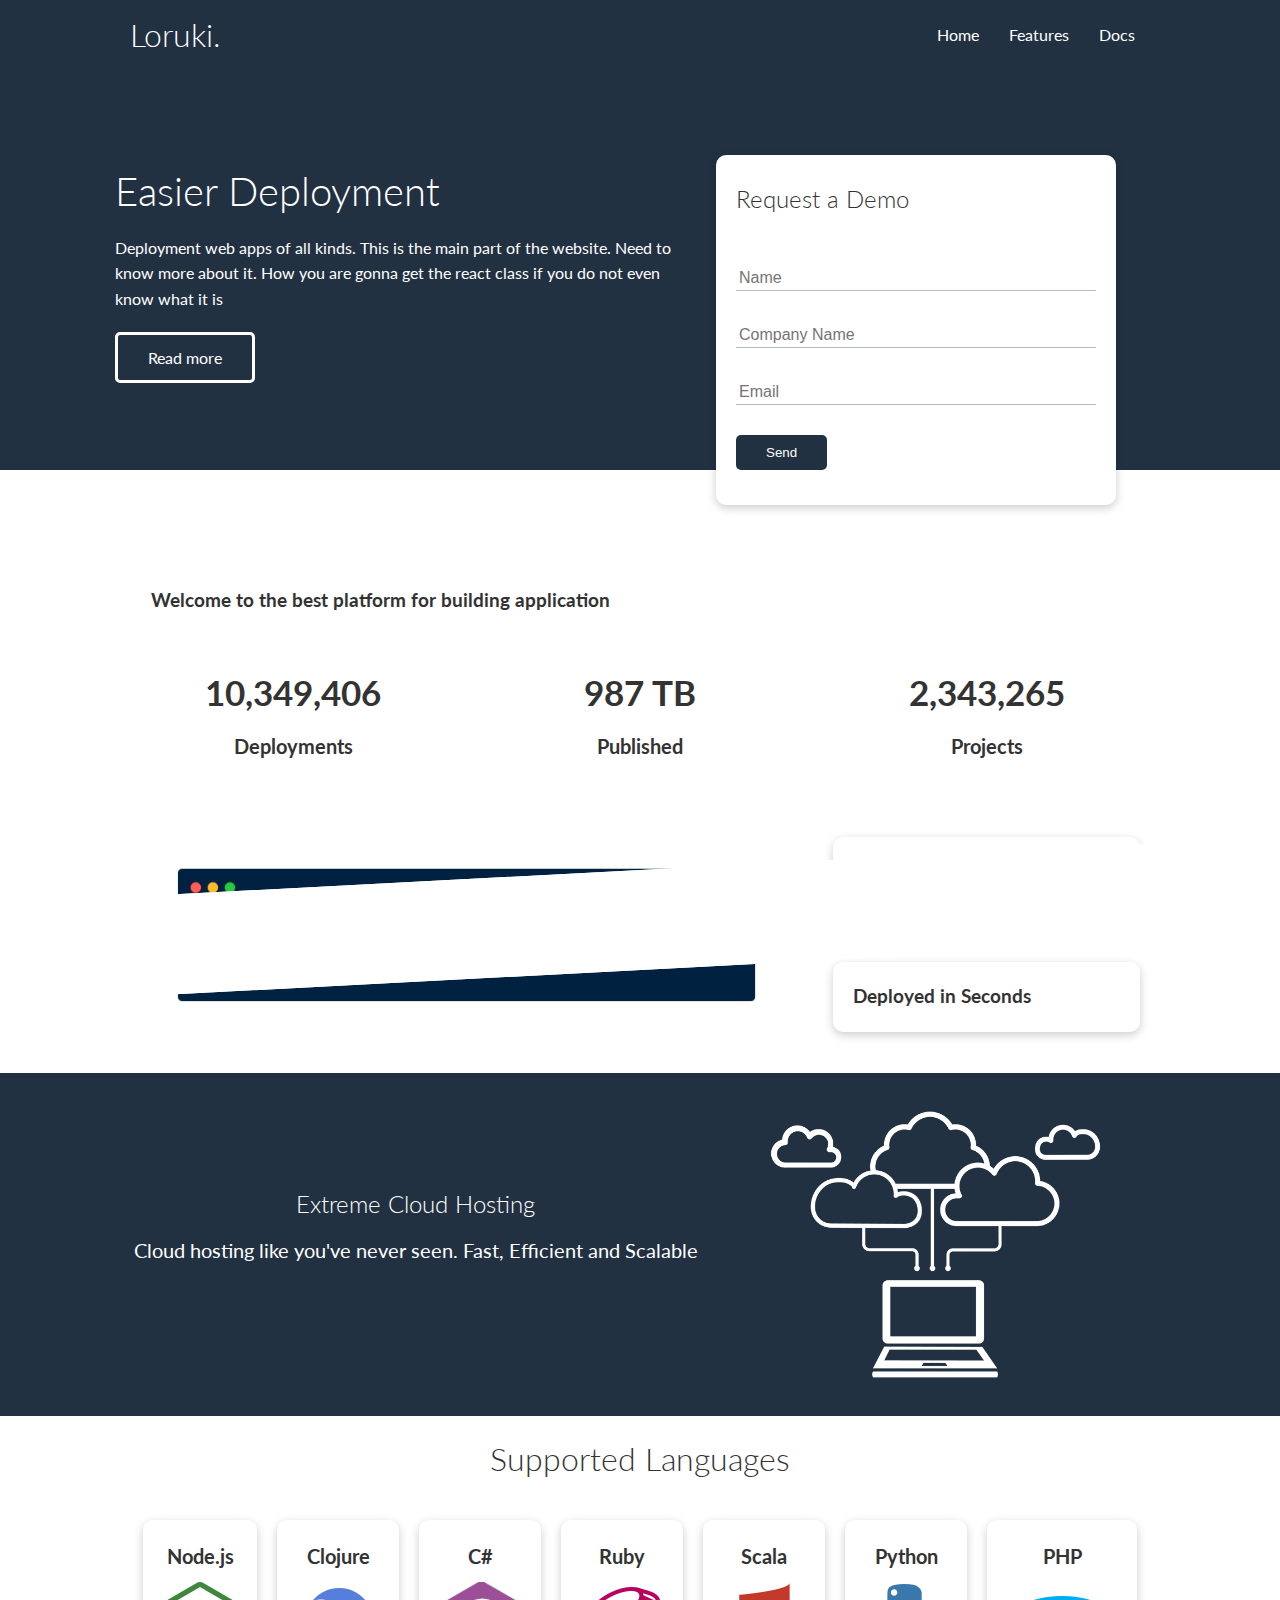
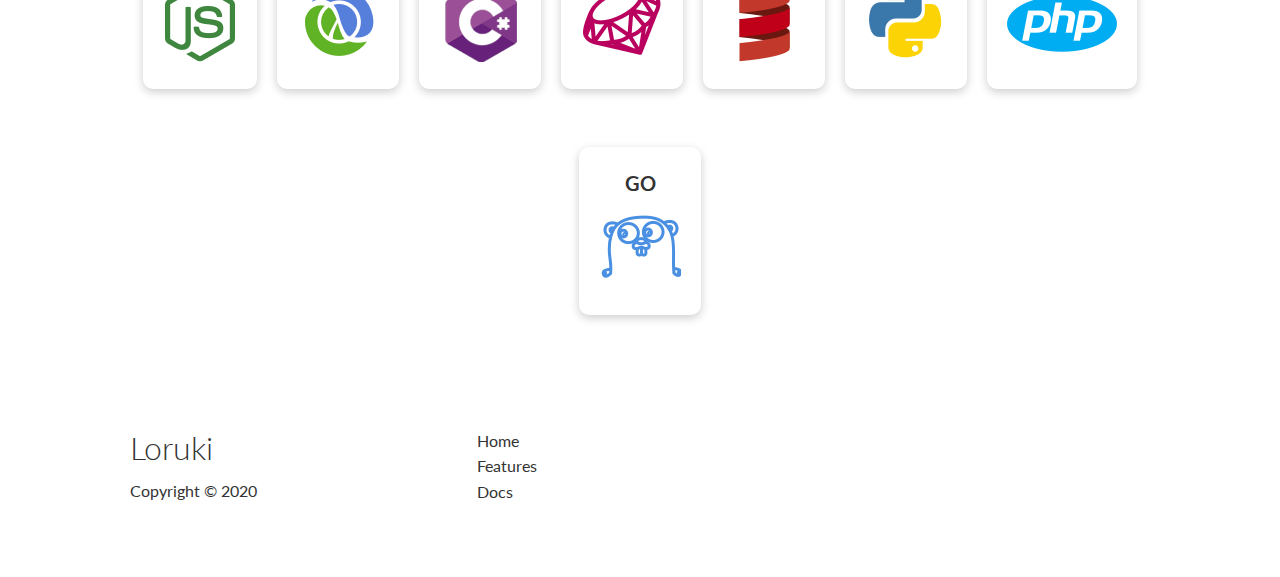
<file: index.html>
<!DOCTYPE html>
<html lang="en">
<head>
    <meta charset="UTF-8">
    <meta name="viewport" content="width=device-width, initial-scale=1.0">
    <link rel="stylesheet" href="https://cdnjs.cloudflare.com/ajax/libs/font-awesome/5.15.1/css/all.min.css" integrity="sha512-+4zCK9k+qNFUR5X+cKL9EIR+ZOhtIloNl9GIKS57V1MyNsYpYcUrUeQc9vNfzsWfV28IaLL3i96P9sdNyeRssA==" crossorigin="anonymous" />
    <link rel="stylesheet" href="css/style.css">
    <link rel="stylesheet" href="css/utilities.css">

    <title>Loruki | Cloud Hosting for Everyone</title>
</head>
<body>
    <!-- Navbar -->
    <div class="navbar">
        <div class="container flex">
            <h1 class="logo">Loruki.</h1>
            <nav>
                <ul>
                    <li><a href="index.html">Home</a></li>
                    <li><a href="features.html">Features</a></li>
                    <li><a href="docs.html">Docs</a></li>
                </ul>
            </nav>
        </div>
    </div>

    <!-- Showcase -->
    <section class="showcase">
        <div class="container grid">
            <div class="showcase-text">
                <h1>Easier Deployment</h1>
                <p>Deployment web apps of all kinds. This is the main part of the website. Need to know more about it. How you are gonna get the react class if you do not even know what it is</p>
                <a href="features.html" class="btn btn-outline">Read more</a>
            </div>
            <div class="showcase-form card">
                <h2>Request a Demo</h2>
                <form name="contact" method="POST" netlify-honeypot="bot-field" data-netlify="true">
                    <input type="hidden" name="form-name" value="contact">
                    <p class="hidden">
                        <label>Don’t fill this out if you’re human: <input name="bot-field" /></label></p>
                    <div class="form-control">
                        <input type="text" name="name" placeholder="Name" required>
                    </div>
                    <div class="form-control">
                        <input type="text" name="company" placeholder="Company Name" required>
                    </div>
                    <div class="form-control">
                        <input type="email" name="email" placeholder="Email" required>
                    </div>
                    <input type="submit" value="Send" class="btn btn-primary">
                </form>
            </div>
        </div>
    </section>

    <!-- stat -->
    <section class="stats">
        <div class="container">
            <h3 class="stats-heading text-center my-1">
                Welcome to the best platform for building application
            </h3>
    
            <div class="grid grid-3 text-center my-4">
                <div>
                    <i class="fas fa-server fa-3x"></i>
                    <h3>10,349,406</h3>
                    <p class="text-secondary">Deployments</p>
                </div>
                <div><i class="fas fa-server fa-3x"></i>
                    <h3>987 TB</h3>
                    <p class="text-secondary">Published</p>
                </div>
                <div><i class="fas fa-project-diagram fa-3x"></i>
                    <h3>2,343,265</h3>
                    <p class="text-secondary">Projects</p>
                </div>
    
            </div>
        </div>
    </section>

    <!-- CLI -->
    <section class="cli">
        <div class="container grid">
            <img src="images/cli.png" alt="">
            <div class="card">
                <h3>Easy to use, cross platform CLI</h3>
            </div>
            <div class="card">
                <h3>Deployed in Seconds</h3>
            </div>
        </div>
    </section>

    <!-- cloud -->
    <section class="cloud bg-primary my-2 py-2">
        <div class="container grid">
            <div class="text-center">
                <h2 class="lg">Extreme Cloud Hosting</h2>
                <p class="lead my-1">Cloud hosting like you've never seen. Fast, Efficient and Scalable</p>
                <a href="features.html" class="btn btn-dark"></a>
            </div>
            <img src="images/cloud.png" alt="">
        </div>
    </section> 

    <!-- Languages -->
    <section class="languages">
        <h2 class="md text-center my-2">
            Supported Languages
        </h2>
        <div class="container flex">
            <div class="card">
                <h4>Node.js</h4>
                <img src="images/logos/node.png" alt="">
            </div>
            <div class="card">
                <h4>Clojure</h4>
                <img src="images/logos/clojure.png" alt="">
            </div>
            <div class="card">
                <h4>C#</h4>
                <img src="images/logos/csharp.png" alt="">
            </div>
            <div class="card">
                <h4>Ruby</h4>
                <img src="images/logos/ruby.png" alt="">
            </div>
            <div class="card">
                <h4>Scala</h4>
                <img src="images/logos/scala.png" alt="">
            </div>
            <div class="card">
                <h4>Python</h4>
                <img src="images/logos/python.png" alt="">
            </div>
            <div class="card">
                <h4>PHP</h4>
                <img src="images/logos/php.png" alt="">
            </div>
            <div class="card">
                <h4>GO</h4>
                <img src="images/logos/go.png" alt="">
            </div>
        </div>
    </section>

    <!-- Footer -->
    <footer class="footer bg-dark py-5">
        <div class="container grid grid-3">
            <div>
                <h1>Loruki</h1>
                <p>Copyright &copy; 2020</p>
            </div>
            <nav>
                <ul>
                    <li><a href="index.html">Home</a></li>
                    <li><a href="features.html">Features</a></li>
                    <li><a href="docs.html">Docs</a></li>
                </ul>
            </nav>
            <div class="social">
                <a href="#"><i class="fab fa-github fa-2x"></i></a>
                <a href="#"><i class="fab fa-facebook fa-2x"></i></a>
                <a href="#"><i class="fab fa-instagram fa-2x"></i></a>
                <a href="#"><i class="fab fa-twitter fa-2x"></i></a>
            </div>
        </div>
    </footer>
    </body>
    </html>
</file>
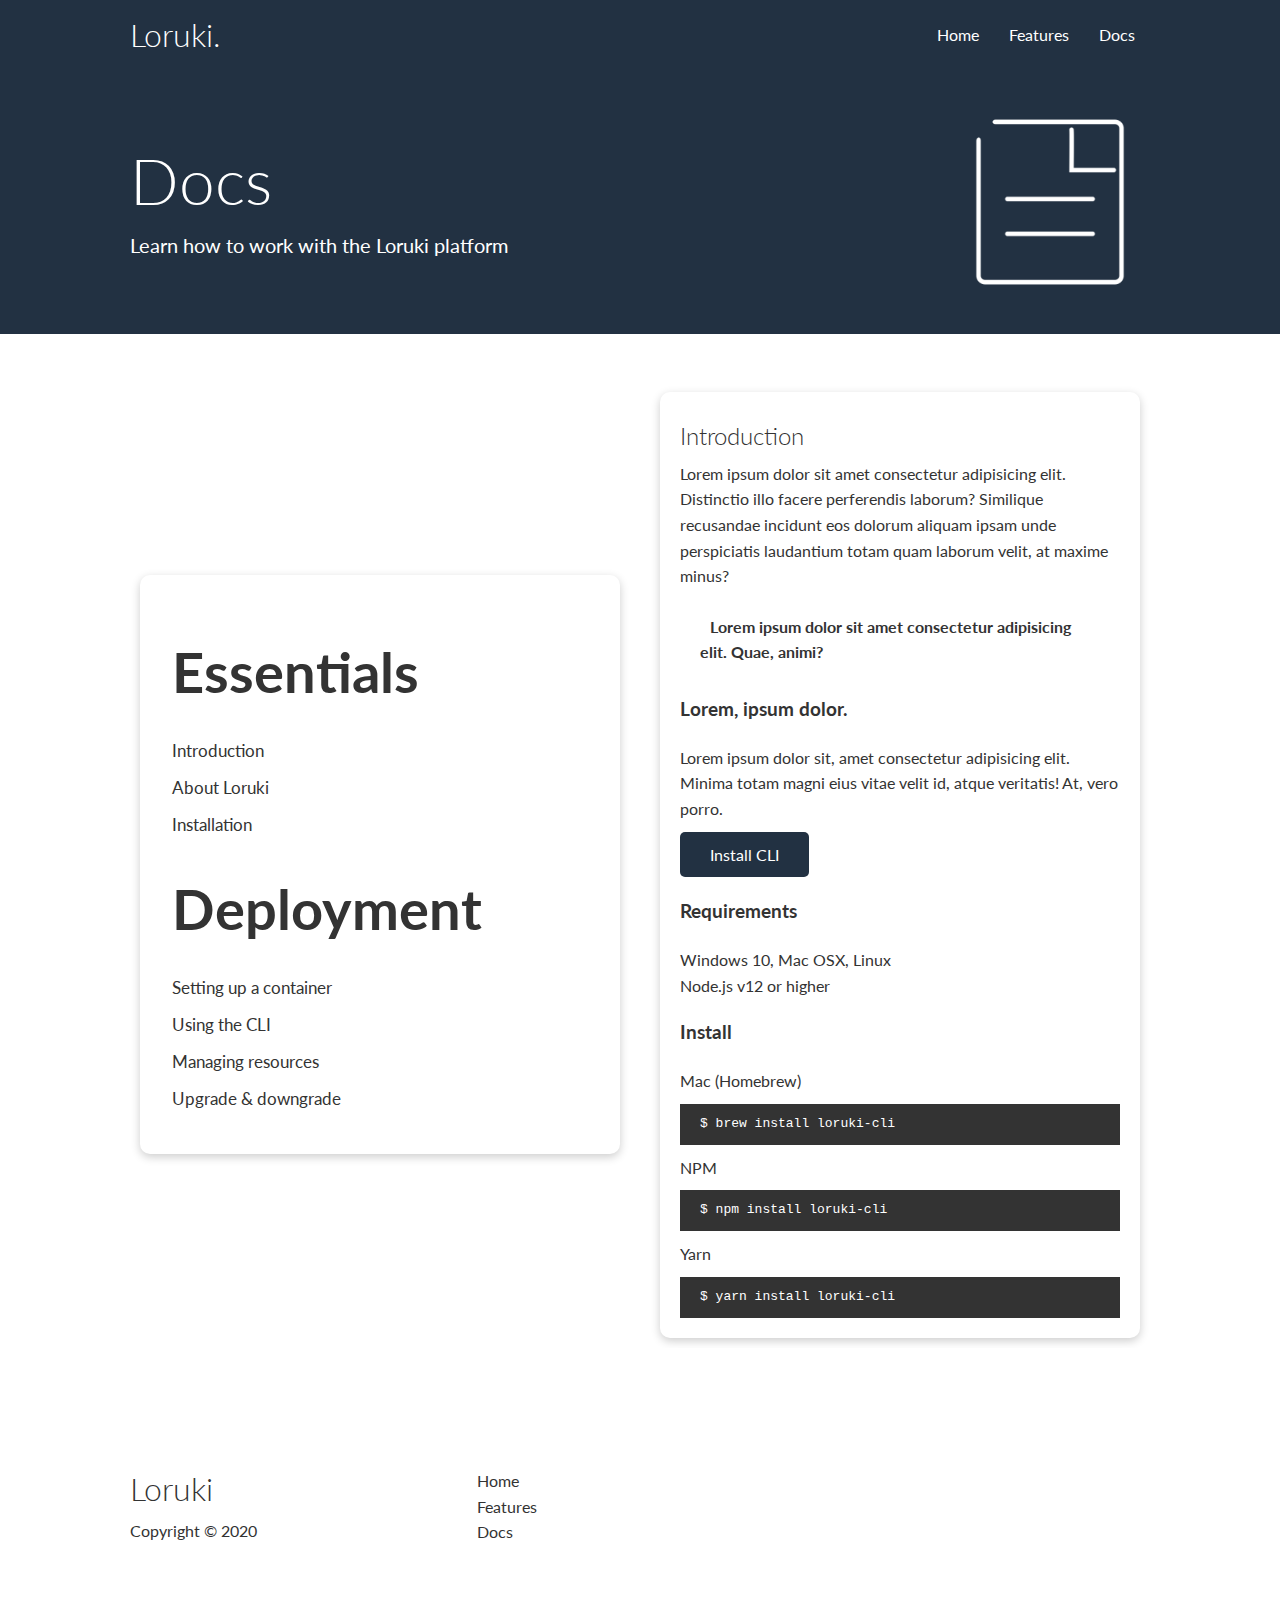
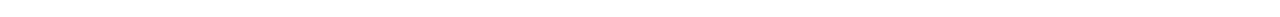
<file: docs.html>
<!DOCTYPE html>
<html lang="en">
<head>
    <meta charset="UTF-8">
    <meta name="viewport" content="width=device-width, initial-scale=1.0">
    <link rel="stylesheet" href="https://cdnjs.cloudflare.com/ajax/libs/font-awesome/5.15.1/css/all.min.css" integrity="sha512-+4zCK9k+qNFUR5X+cKL9EIR+ZOhtIloNl9GIKS57V1MyNsYpYcUrUeQc9vNfzsWfV28IaLL3i96P9sdNyeRssA==" crossorigin="anonymous" />
    <link rel="stylesheet" href="css/utilities.css">
    <link rel="stylesheet" href="css/style.css">
    <title>Loruki | Cloud Hosting For Everyone</title>
</head>
<body>
    <!-- Navbar -->
    <div class="navbar">
        <div class="container flex">
            <h1 class="logo">Loruki.</h1>
            <nav>
                <ul>
                    <li><a href="index.html">Home</a></li>
                    <li><a href="features.html">Features</a></li>
                    <li><a href="docs.html">Docs</a></li>
                </ul>
            </nav>
        </div>
    </div>

    <!-- Head -->
    <section class="docs-head bg-primary py-3">
        <div class="container grid">
            <div>
                <h1 class="xl">Docs</h1>
                <p class="lead">
                    Learn how to work with the Loruki platform
                </p>
            </div>
            <img src="images/docs.png" alt="">
        </div>
    </section>

    <!-- Docs main -->
    <section class="docs-main my-4">
        <div class="container grid">
            <div class="card bg-light p-3">
                <h3 class="my-2">Essentials</h3>
                <nav>
                    <ul>
                        <li><a class="text-primary" href="#">Introduction</a></li>
                        <li><a href="#">About Loruki</a></li>
                        <li><a href="#">Installation</a></li>
                    </ul>
                </nav>

                <h3 class="my-2">Deployment</h3>
                <nav>
                    <ul>
                        <li><a href="#">Setting up a container</a></li>
							<li><a href="#">Using the CLI</a></li>
							<li><a href="#">Managing resources</a></li>
							<li><a href="#">Upgrade & downgrade</a></li>
                    </ul>
                </nav>
            </div>
            <div class="card">
                <h2>Introduction</h2>
                <p>Lorem ipsum dolor sit amet consectetur adipisicing elit. Distinctio illo facere perferendis laborum? Similique recusandae incidunt eos dolorum aliquam ipsam unde perspiciatis laudantium totam quam laborum velit, at maxime minus?</p>

                <div class="alert alert-success">
                    <i class="fas fa-info"></i> Lorem ipsum dolor sit amet consectetur adipisicing elit. Quae, animi?
                </div>

                <h3>Lorem, ipsum dolor.</h3>
                <p>Lorem ipsum dolor sit, amet consectetur adipisicing elit. Minima totam magni eius vitae velit id, atque veritatis! At, vero porro.</p>
                <a href="#" class="btn btn-primary">Install CLI</a>

                <h3>Requirements</h3>
                <ul>
                    <li>Windows 10, Mac OSX, Linux</li>
                    <li>Node.js v12 or higher</li>
                </ul>

                <h3>Install</h3>
                <p>Mac (Homebrew)</p>
                <pre><code>$ brew install loruki-cli</code></pre>
                <p>NPM</p>
                <pre><code>$ npm install loruki-cli</code></pre>
                <p>Yarn</p>
                <pre><code>$ yarn install loruki-cli</code></pre>

            </div>
        </div>
    </section>
    
    <!-- Footer -->
    <footer class="footer bg-dark py-5">
        <div class="container grid grid-3">
            <div>
                <h1>Loruki
                </h1>
                <p>Copyright &copy; 2020</p>
            </div>
            <nav>
                <ul>
                    <li><a href="index.html">Home</a></li>
                    <li><a href="features.html">Features</a></li>
                    <li><a href="docs.html">Docs</a></li>
                </ul>
            </nav>
            <div class="social">
                <a href="#"><i class="fab fa-github fa-2x"></i></a>
                <a href="#"><i class="fab fa-facebook fa-2x"></i></a>
                <a href="#"><i class="fab fa-instagram fa-2x"></i></a>
                <a href="#"><i class="fab fa-twitter fa-2x"></i></a>
            </div>
        </div>
    </footer>
</body>
</html>
</file>
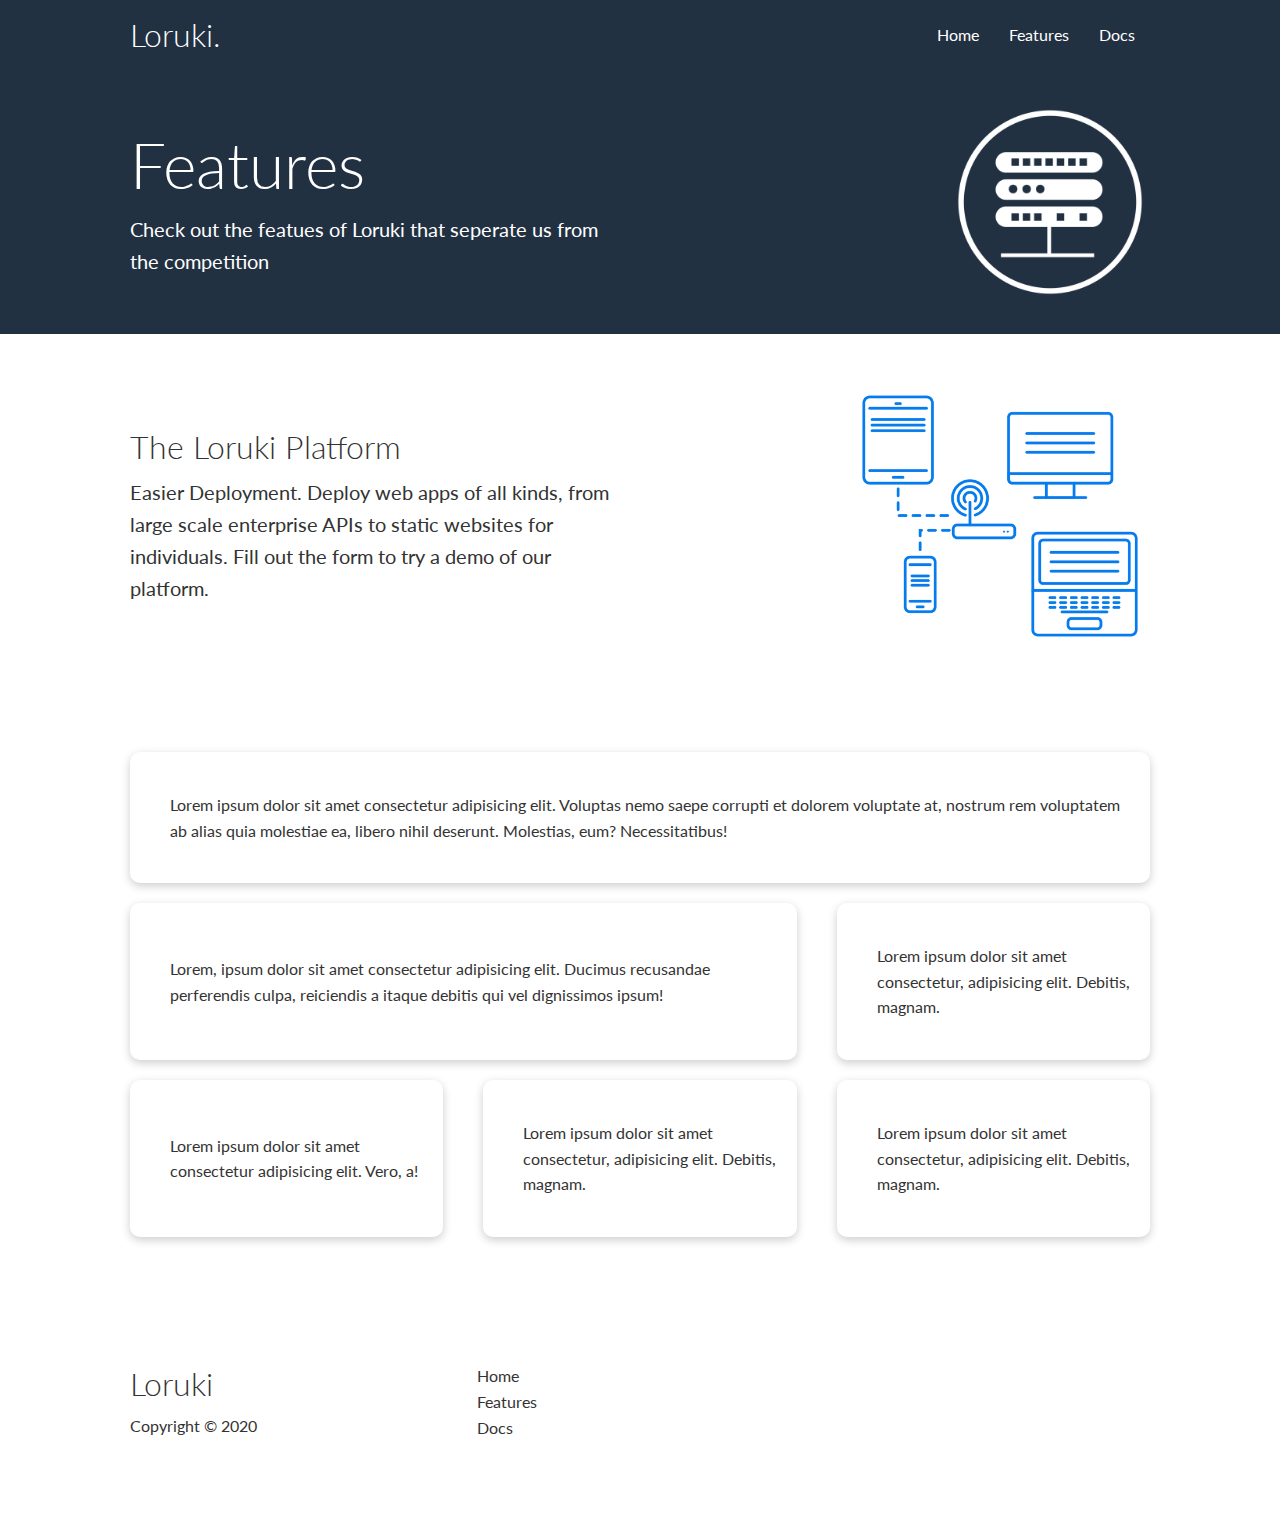
<file: features.html>
<!DOCTYPE html>
<html lang="en">
<head>
    <meta charset="UTF-8">
    <meta name="viewport" content="width=device-width, initial-scale=1.0">
    <link rel="stylesheet" href="https://cdnjs.cloudflare.com/ajax/libs/font-awesome/5.15.1/css/all.min.css" integrity="sha512-+4zCK9k+qNFUR5X+cKL9EIR+ZOhtIloNl9GIKS57V1MyNsYpYcUrUeQc9vNfzsWfV28IaLL3i96P9sdNyeRssA==" crossorigin="anonymous" />
    <link rel="stylesheet" href="css/style.css">
    <link rel="stylesheet" href="css/utilities.css">

    <title>Loruki | Cloud Hosting for Everyone</title>
</head>
<body>
    <!-- Navbar -->
    <div class="navbar">
        <div class="container flex">
            <h1 class="logo">Loruki.</h1>
            <nav>
                <ul>
                    <li><a href="index.html">Home</a></li>
                    <li><a href="features.html">Features</a></li>
                    <li><a href="docs.html">Docs</a></li>
                </ul>
            </nav>
        </div>
    </div>

    <!-- Head -->
    <section class="features-head bg-primary py-3">
        <div class="container grid">
            <div>
                <h1 class="xl">Features</h1>
                <p class="lead">
                    Check out the featues of Loruki that seperate us from the competition
                </p>
            </div>
            <img src="images/server.png" alt="">
        </div>
    </section>

    <!-- Sub Head -->
    <section class="features-sub-head bg-light py-3">
        <div class="container grid">
            <div>
                <h1 class="md">The Loruki Platform</h1>
                <p class="lead">
                    Easier Deployment. Deploy web apps of all kinds, from large scale enterprise APIs to static websites for individuals. Fill out the form to try a demo of our platform.
                </p>
            </div>
            <img src="images/server2.png" alt="">
        </div>
    </section>

    <section class="features-main my-2">
        <div class="container grid grid-3">
            <div class="card flex">
                <i class="fas fa-server fa-3x"></i>
                <p>Lorem ipsum dolor sit amet consectetur adipisicing elit. Voluptas nemo saepe corrupti et dolorem voluptate at, nostrum rem voluptatem ab alias quia molestiae ea, libero nihil deserunt. Molestias, eum? Necessitatibus!</p>
            </div>
            <div class="card flex">
                <i class="fas fa-network-wired fa-3x"></i>
                <p>
                    Lorem, ipsum dolor sit amet consectetur adipisicing elit. Ducimus
                    recusandae perferendis culpa, reiciendis a itaque debitis qui vel
                    dignissimos ipsum!
                </p>
            </div>
            <div class="card flex">
                <i class="fas fa-laptop-code fa-3x"></i>
                <p>
                    Lorem ipsum dolor sit amet consectetur, adipisicing elit. Debitis,
                    magnam.
                </p>
            </div>
            <div class="card flex">
                <i class="fas fa-database fa-3x"></i>
                <p>
                    Lorem ipsum dolor sit amet consectetur adipisicing elit. Vero, a!
                </p>
            </div>
            <div class="card flex">
                <i class="fas fa-power-off fa-3x"></i>
                <p>
                    Lorem ipsum dolor sit amet consectetur, adipisicing elit. Debitis,
                    magnam.
                </p>
            </div>
            <div class="card flex">
                <i class="fas fa-upload fa-3x"></i>
                <p>
                    Lorem ipsum dolor sit amet consectetur, adipisicing elit. Debitis,
                    magnam.
                </p>
            </div>
        </div>
    </section>


    <!-- Footer -->
    <footer class="footer bg-dark py-5">
        <div class="container grid grid-3">
            <div>
                <h1>Loruki</h1>
                <p>Copyright &copy; 2020</p>
            </div>
            <nav>
                <ul>
                    <li><a href="index.html">Home</a></li>
                    <li><a href="features.html">Features</a></li>
                    <li><a href="docs.html">Docs</a></li>
                </ul>
            </nav>
            <div class="social">
                <a href="#"><i class="fab fa-github fa-2x"></i></a>
                <a href="#"><i class="fab fa-facebook fa-2x"></i></a>
                <a href="#"><i class="fab fa-instagram fa-2x"></i></a>
                <a href="#"><i class="fab fa-twitter fa-2x"></i></a>
            </div>
        </div>
    </footer>
    </body>
    </html>
</file>
<file: css/style.css>
@import url('https://fonts.googleapis.com/css2?family=Lato:wght@300&display=swap');

:root{
    --primary-color: #223142
    /* --secondary-color: #1c3fa8
    --dark-color: #002240
    --light-color: #f4f4f4 */
    /* --success-color: #5cb85c
    --error-color: #d9534f */
}

* {
    box-sizing: border-box;
    padding: 0;
    margin: 0;
}

body {
    font-family: 'lato', sans-serif;
    color: #333;
    line-height: 1.6;
}

ul {
    list-style-type: none;
}

a {
    text-decoration: none;
    color: #333;
}

h1, h2 {
    font-weight: 300;
    line-height: 1.2;
    margin: 10px 0;
}

p {
    margin: 10px 0;
}

img {
    width: 100%;
}

code, pre {
    background: #333;
    color: #fff;
    padding: 10px;
}

.hidden {
    visibility: hidden;
    height: 0;
}

/* Navbar */
.navbar {
    background-color: var(--primary-color);
    color: #fff;
    height: 70px;
}

.navbar ul {
    display: flex;
}

.navbar a {
    color: #fff;
    padding: 10px;
    margin: 0 5px;
}

.navbar a:hover {
    border-bottom: 2px #fff solid;
}

.navbar .flex {
    justify-content: space-between;
}

/* Showcase */
.showcase {
    height: 400px;
    background-color: var(--primary-color);
    color: #fff;
}

.showcase h1 {
    font-size: 40px;
}

.showcase p {
    margin: 20px 0;
}

.showcase .grid {
    overflow: visible;
    grid-template-columns: 55% 45%;
    gap: 30px;
}

.showcase-text {
    animation: slideInFromLeft 1s ease-in;
}

.showcase-form {
    position: relative;
    top: 60px;
    height: 350px;
    width: 400px;
    padding: 40px;
    z-index: 100;
    animation: slideInFromRight 1s ease-in;
}

.showcase-form .form-control {
    margin: 30px 0;
}

.showcase-form input[type='text'],
.showcase-form input[type='email'] {
    border: 0;
    border-bottom: 1px solid #b4becb;
    width: 100%;
    padding: 3px;
    font-size: 16px;
}

.showcase-form input:focus {
    outline: none;
}

.showcase::before,
.showcase::after {
    content: '';
    position: absolute;
    height: 100px;
    bottom: -70px;
    right: 0;
    left: 0;
    background: #fff;
    transform: skewY(-3deg);
    -webkit-transform: skewY(-3deg);
    -moz-transform: skewY(-3deg);
    -ms-transform: skewY(-3deg);
}

/* Stats */
.stats {
    padding-top: 100px;
    animation: slideInFromBottom 1s ease-in;
}

.stats-heading {
    max-width: 500px;
    margin: auto;
}

.stats .grid h3 {
    font-size: 35px;
}

.stats .grid p {
    font-size: 20px;
    font-weight: bold;
}

/* CLI */
.cli .grid {
    grid-template-columns: repeat(3, 1fr);
    grid-template-rows: repeat(2, 1fr);
}

.cli .grid > *:first-child {
    grid-column: 1 /span 2;
    grid-row: 1 / span 2;
}

/* Cloud */
.cloud .grid {
    grid-template-columns: 4fr 3fr;
}

/* Languages */
.languages .flex {
    flex-wrap: wrap;
}
.languages .card {
    text-align: center;
    margin: 18px 10px 40px;
    transition: transform 02.s ease-in;
}

.languages .card h4 {
font-size: 20px;
margin-bottom:  10px;
}

.languages .card:hover {
    transform: translateY(-15px);
}

/* Features */
.features-head img,
.docs-head img {
    width: 200px;
    justify-self: flex-end;
}

.features-sub-head img {
    width: 300px;
    justify-self: flex-end;
}

.features-main .card > i {
    margin-right: 20px;
}

.features-main .grid {
    padding: 30px;
}

.features-main .grid >*:first-child {
    grid-column: 1 / span 3;
}

.features-main .grid >*:nth-child(2) {
    grid-column: 1 / span 2;
}

/* Footer */
.footer .social a {
    margin: 0 10px;
}

/* Docs */
.docs-main h3 {
    margin: 20px 0;
}

.docs.docs-main .grid {
    grid-template-columns: 1fr 2fr;
    align-items: flex-start;
}

.docs-main nav li {
    font-size: 17px;
    padding-bottom: 5px;
    margin-bottom: 5px;
    border-bottom: 1px;
}

.docs-main a:hover {
    font-weight: bold;
}

/* Animations */
@keyframes slideInFromLeft {
    0% {
        transform: translateX(-100%);
    }
    100% {
        transform: translateX(0);
    }
}

@keyframes slideInFromRight {
    0% {
        transform: translateX(100%);
    }
    100% {
        transform: translateX(0);
    }
}

@keyframes slideInFromTop {
    0% {
        transform: translateY(-100%);
    }
    100% {
        transform: translateX(0);
    }
}

@keyframes slideInFromBottom {
    0% {
        transform: translateY(100%);
    }
    100% {
        transform: translateX(0);
    }
}


/* Tablets & Under */
@media(max-width: 768px){
    .grid,
    .showcase .grid,
    .stats .grid,
    .cli .grid,
    .cloud .grid,
    .features-main .grid,
    .docs-main .grid {
        grid-template-columns: 1fr;
        grid-template-rows: 1fr;
    }

    .showcase {
        height: auto;
    }

    .showcase-text {
        text-align: center;
        margin-top: 40px;
        animation: slideInFromTop 1s ease-in;
    }

    .showcase-form {
        justify-self: center;
        margin: auto;
        animation: slideInFromBottom 1s ease-in;
    }

    .cli .grid > *:first-child {
        grid-column: 1;
        grid-row: 1;
    }

    .features-main,
    .features-sub-head,
    .docs-main img {
    justify-self: center;
    }

    .features-main .grid >*:first-child,
    .features-main .grid >*:nth-child(2) {
        grid-column: 1;
    }
}

/* Mobile */
@media(max-width: 500px) {
    .navbar {
        height: 110px;
    }

    .navbar .flex {
        flex-direction: column;
    }

    .navbar ul {
        padding: 10px;
        background-color: rgba(0, 0, 0, 0.1);
    }
}
</file>
<file: css/utilities.css>
/* Utilities */
.container {
    max-width: 1100px;
    margin: 0 auto;
    overflow: auto;
    padding: 0 40px;
}

.card {
    background-color: #fff;
    color: #333;
    border-radius: 10px;
    box-shadow: 0 3px 10px rgba(0, 0, 0, 0.2);
    padding: 20px;
    margin: 10px;
}

.btn {
    display: inline-block;
    padding: 10px 30px;
    cursor: pointer;
    background: var(--primary-color);
    color: #fff;
    border: none;
    border-radius: 5px;
}

.btn-outline {
    background-color: transparent;
    border: #fff solid;
}

.btn:hover {
    transform: scale(0.98);
}

/* Background & Colored Buttons */
.bg-primary, .btn-prmiary {
    background-color: var(--primary-color);
    color: #fff;
}

.bg-secondary, .btn-secondary {
    background-color: var(--secondary-color);
    color: #fff;
}

.bg-dark, .btn-dark {
    background-color: var(--dark-color);
    color: #333;
}

.bg-light, .btn-light {
    background-color: var(--light-color);
    color: #333;
}

/* .bg-primary a,
.btn-prmiary a,
.bg-secondary a,
.btn-secondary a,
.bg-dark a,
.btn-dark a {
    color: rgb(20, 1, 1);
} */

/* Text Colors */
.text-prmiary {
    color: var(--primary-color);
}

.text-secondary {
    color: var(--secondary-color);
}

.text-dark {
    color: var(--dark-color);
}

.text-light {
    color: var(--light-color);
}

/* Text SIzes */
.lead {
    font-size: 20px;
}

.sm {
    font-size: 1rem;
}

.md {
    font-size: 2rem;
}

.bg-light {
    font-size: 3rem;
}

.xl {
    font-size: 4rem;
}

.text-center {
    text-align: center;
}

/* Alert */
.alert {
    background-color: var(--light-color);
    padding: 10px 20px;
    font-weight: bold;
    margin: 15px 0;
}

.alert i {
    margin-right: 10px;
}

.alert-success {
    background-color: var(--success-color);
    /* color: #fff; */
}

.alert-error {
    background-color: var(--error-color);
    color: #fff;
}

.flex {
    display: flex;
    justify-content: center;
    align-items: center;
    height: 100%;
}

.grid {
    display: grid;
    grid-template-columns: repeat(2, 1fr);
    gap: 20px;
    justify-content: center;
    align-items: center;
    height: 100%;
}

.grid-3 {
    grid-template-columns: repeat(3, 1fr);
}

/* Margin */
.my-1 {
    margin: 1rem 0;
}

.my-2 {
    margin: 1.5rem 0;
}

.my-3 {
    margin: 2rem 0;
}

.my-4 {
    margin: 3rem 0;
}

.my-5 {
    margin: 4rem 0;
}

.m-1 {
    margin: 1rem;
}

.m-2 {
    margin: 1.5rem;
}

.m-3 {
    margin: 2rem;
}

.m-4 {
    margin: 3rem;
}

.m-5 {
    margin: 4rem;
}

/* Padding */
.py-1 {
    padding: 1rem 0;
}

.py-2 {
    padding: 1.5rem 0;
}

.py-3 {
    padding: 2rem 0;
}

.py-4 {
    padding: 3rem 0;
}

.py-5 {
    padding: 4rem 0;
}

.p-1 {
    padding: 1rem;
}

.p-2 {
    padding: 1.5rem;
}

.p-3 {
    padding: 2rem;
}

.p-4 {
    padding: 3rem;
}

.p-5 {
    padding: 4rem;
}
</file>
